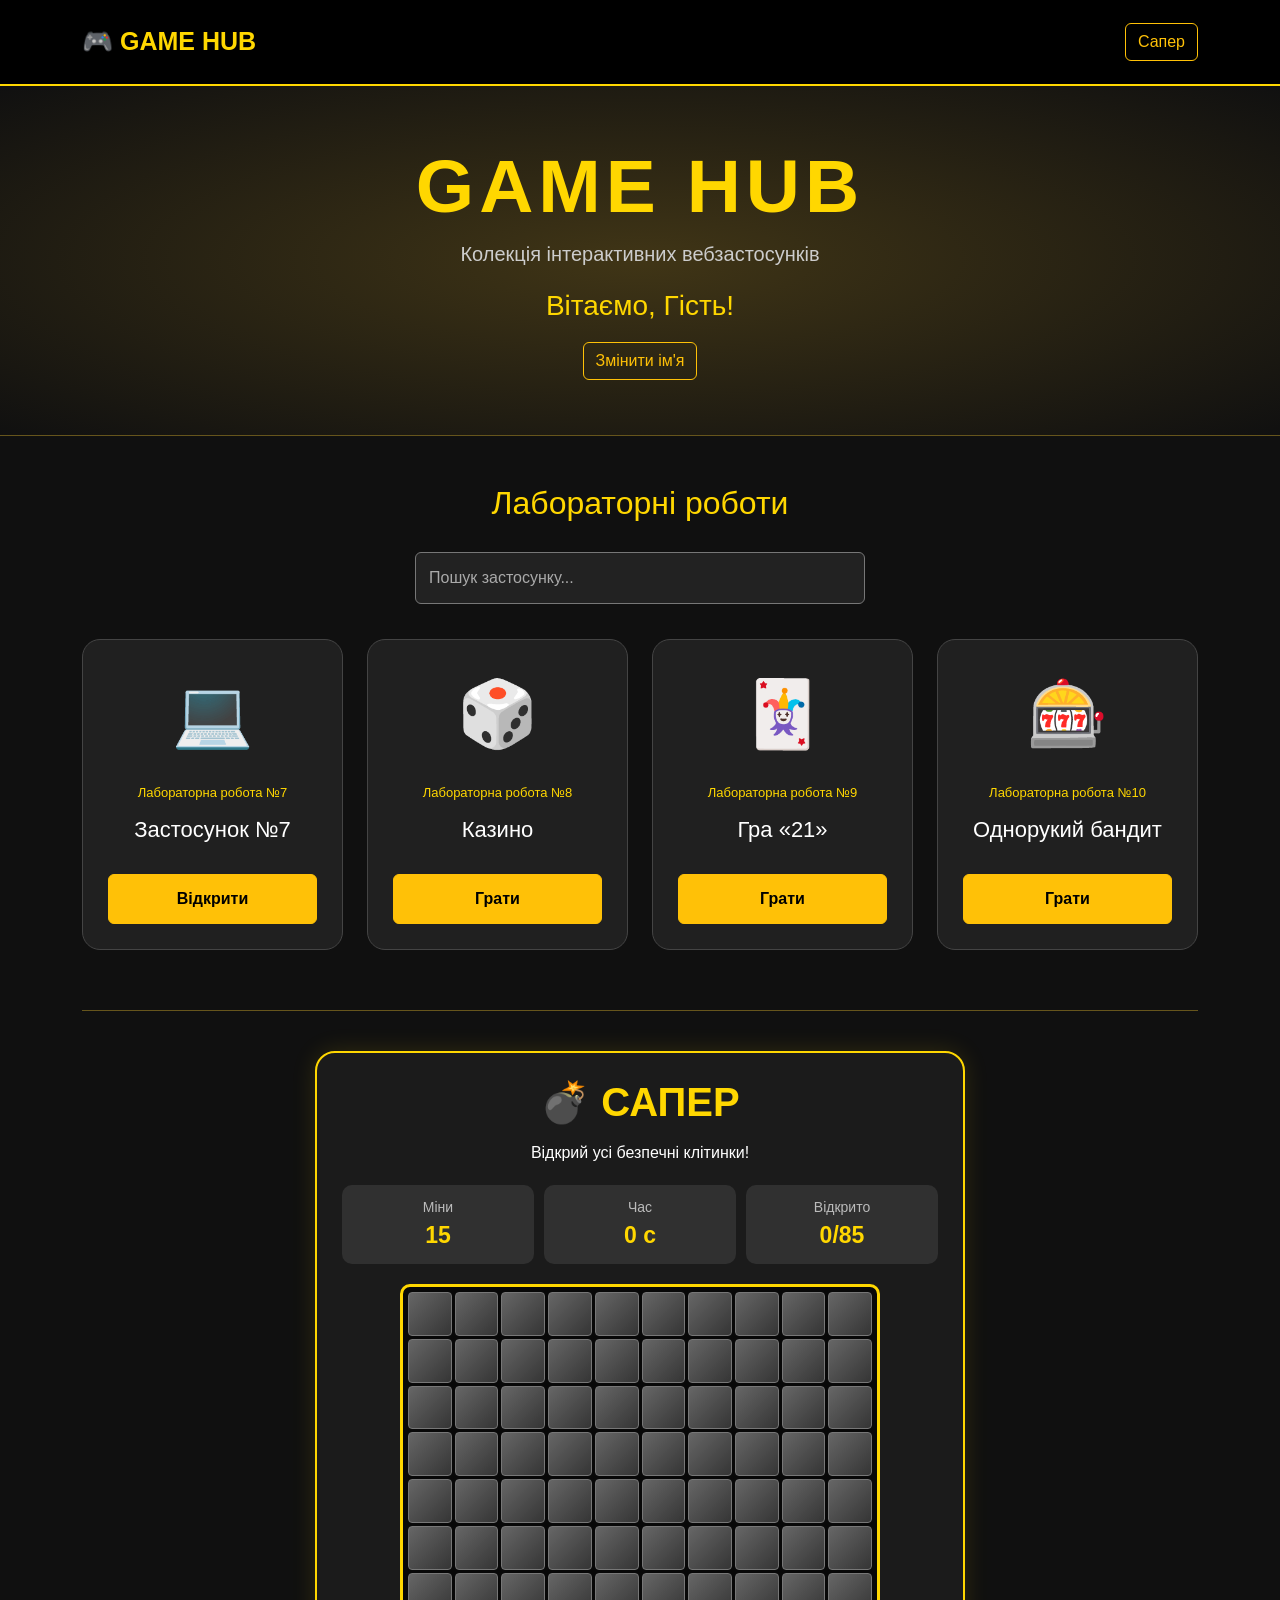
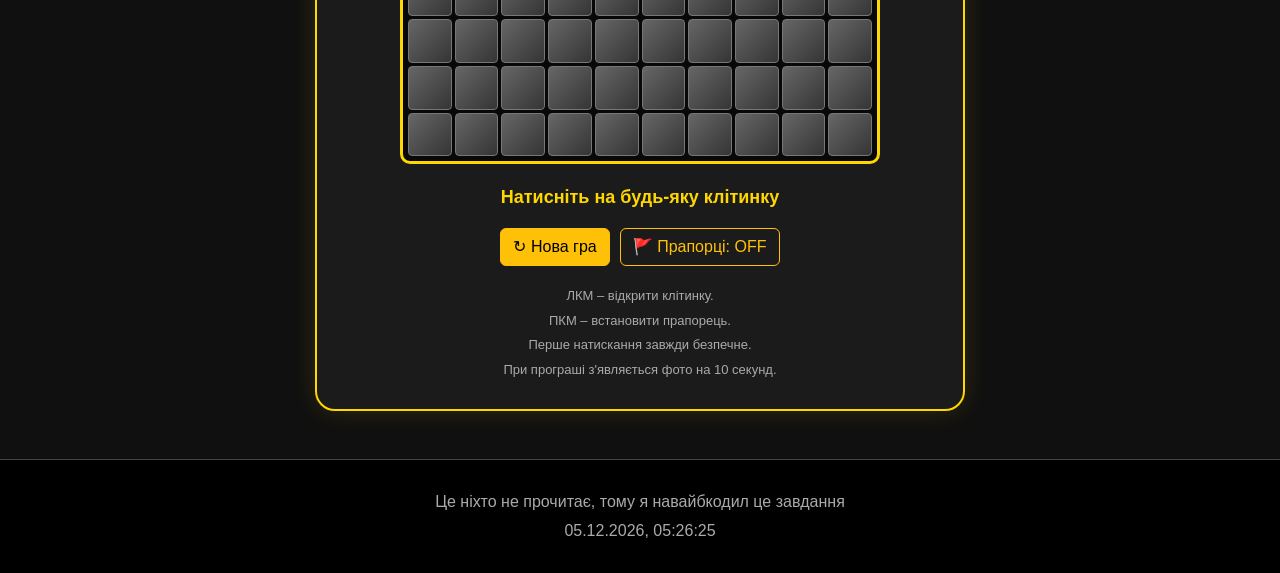
<file: index.html>
<!DOCTYPE html>
<html lang="uk">
<head>
    <meta charset="UTF-8">
    <meta name="viewport" content="width=device-width, initial-scale=1.0">

    <title>🎮 Game Hub</title>

    <link rel="icon"
          href="data:image/svg+xml,%3Csvg xmlns='http://www.w3.org/2000/svg' viewBox='0 0 100 100'%3E%3Ctext y='.9em' font-size='90'%3E🎮%3C/text%3E%3C/svg%3E">

    <link href="https://cdn.jsdelivr.net/npm/bootstrap@5.3.3/dist/css/bootstrap.min.css"
          rel="stylesheet">

    <link rel="stylesheet" href="style.css">

    <script src="https://code.jquery.com/jquery-3.7.1.min.js"></script>
    <script src="script.js" defer></script>
</head>

<body>

    <nav class="navbar navbar-dark bg-black">
        <div class="container">
            <a class="navbar-brand" href="index.html">
                🎮 GAME HUB
            </a>

            <a href="#saperGame" class="btn btn-outline-warning">
                Сапер
            </a>
        </div>
    </nav>

    <header class="hero">

        <h1>GAME HUB</h1>

        <p>Колекція інтерактивних вебзастосунків</p>

        <h3 id="welcome"></h3>

        <button id="changeName" class="btn btn-outline-warning">
            Змінити ім'я
        </button>

    </header>

    <main class="container py-5">

        <h2 class="section-title">Лабораторні роботи</h2>

        <input type="text"
               id="search"
               class="form-control"
               placeholder="Пошук застосунку..."
               maxlength="50"
               aria-label="Пошук застосунку">

        <p id="noResults">Застосунків не знайдено!</p>

        <div class="row g-4 justify-content-center">

            <div class="col-12 col-sm-6 col-lg-3 game-item">

                <div class="game-card">

                    <div class="game-icon">💻</div>

                    <span>Лабораторна робота №7</span>

                    <h3>Застосунок №7</h3>

                    <a href="../lr7%20front/index.html"
                       target="_blank"
                       rel="noopener"
                       class="btn btn-warning">
                        Відкрити
                    </a>

                </div>

            </div>

            <div class="col-12 col-sm-6 col-lg-3 game-item">

                <div class="game-card">

                    <div class="game-icon">🎲</div>

                    <span>Лабораторна робота №8</span>

                    <h3>Казино</h3>

                    <a href="../lr8%20front/index.html"
                       target="_blank"
                       rel="noopener"
                       class="btn btn-warning">
                        Грати
                    </a>

                </div>

            </div>

            <div class="col-12 col-sm-6 col-lg-3 game-item">

                <div class="game-card">

                    <div class="game-icon">🃏</div>

                    <span>Лабораторна робота №9</span>

                    <h3>Гра «21»</h3>

                    <a href="../lr9%20front/index.html"
                       target="_blank"
                       rel="noopener"
                       class="btn btn-warning">
                        Грати
                    </a>

                </div>

            </div>

            <div class="col-12 col-sm-6 col-lg-3 game-item">

                <div class="game-card">

                    <div class="game-icon">🎰</div>

                    <span>Лабораторна робота №10</span>

                    <h3>Однорукий бандит</h3>

                    <a href="../lr10%20front/index.html"
                       target="_blank"
                       rel="noopener"
                       class="btn btn-warning">
                        Грати
                    </a>

                </div>

            </div>

        </div>

        <section id="saperGame">

            <div class="saper-container">

                <h1>💣 САПЕР</h1>

                <p>Відкрий усі безпечні клітинки!</p>

                <div class="statistics">

                    <div class="stat">
                        <span>Міни</span>
                        <strong id="minesCount">15</strong>
                    </div>

                    <div class="stat">
                        <span>Час</span>
                        <strong id="timer">0 с</strong>
                    </div>

                    <div class="stat">
                        <span>Відкрито</span>
                        <strong id="opened">0/85</strong>
                    </div>

                </div>

                <div id="board"></div>

                <p id="message" role="status">
                    Натисніть на будь-яку клітинку
                </p>

                <div class="game-buttons">

                    <button id="restart" class="btn btn-warning">
                        ↻ Нова гра
                    </button>

                    <button id="flagMode" class="btn btn-outline-warning">
                        🚩 Прапорці: OFF
                    </button>

                </div>

                <div class="instructions">

                    <p>ЛКМ – відкрити клітинку.</p>

                    <p>ПКМ – встановити прапорець.</p>

                    <p>Перше натискання завжди безпечне.</p>

                    <p>При програші з'являється фото на 10 секунд.</p>

                </div>

            </div>

        </section>

    </main>

    <div id="screamer"
         role="dialog"
         aria-modal="true"
         aria-label="Гра завершена">

        <img src="screamer.jpg" alt="Фотографія завершення гри">

        <div id="countdown">10</div>



    </div>

    <footer>
        <p>Це ніхто не прочитає, тому я навайбкодил це завдання</p>
        <p id="dateTime"></p>
    </footer>

    <script src="https://cdn.jsdelivr.net/npm/bootstrap@5.3.3/dist/js/bootstrap.bundle.min.js"></script>

</body>
</html>
</file>
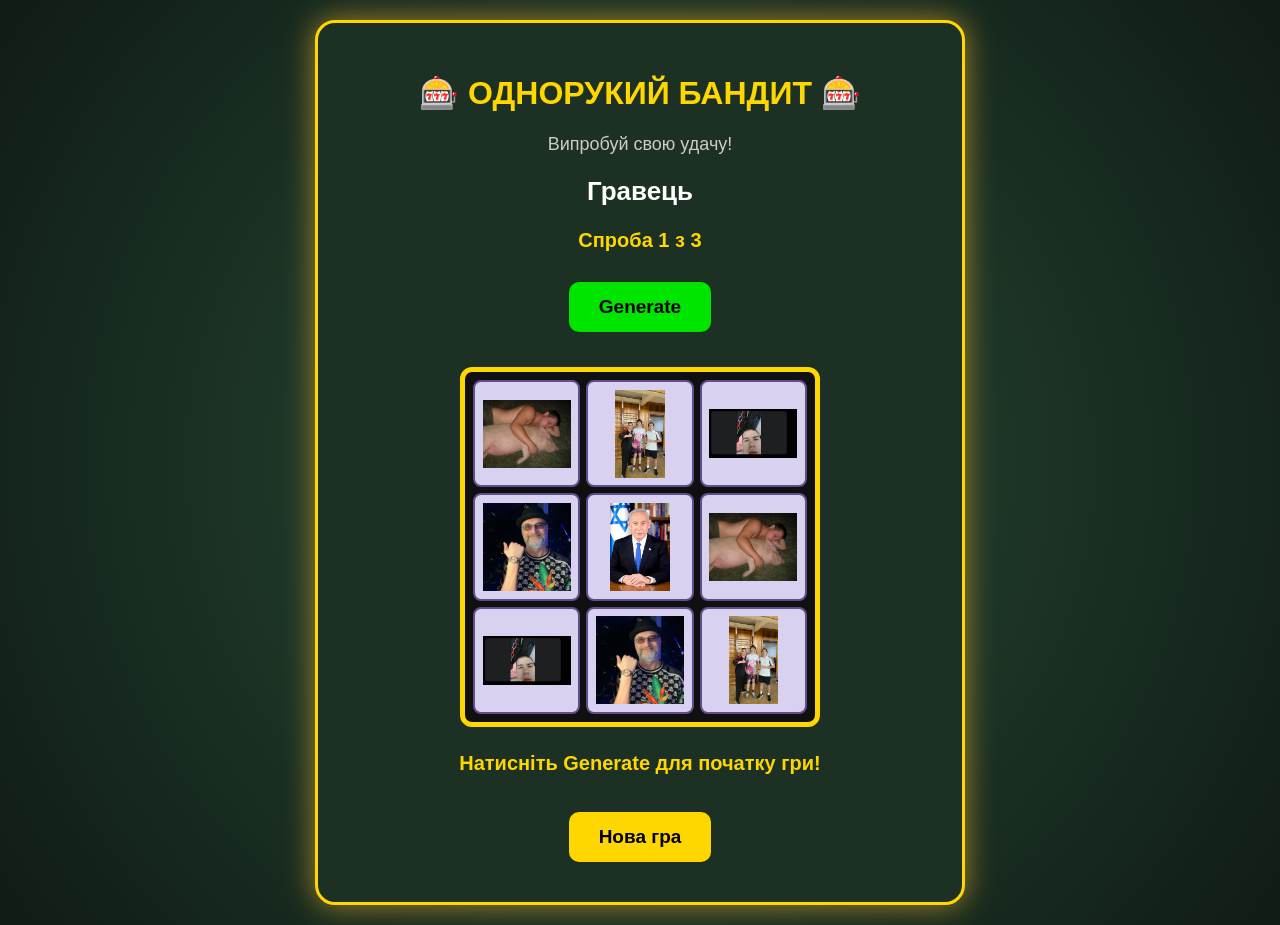
<file: lr10 front/index.html>
<!DOCTYPE html>
<html lang="uk">
<head>
    <meta charset="UTF-8">
    <meta name="viewport" content="width=device-width, initial-scale=1.0">

    <title>Однорукий бандит — Казино</title>

    <link rel="icon" href="data:image/svg+xml,%3Csvg xmlns='http://www.w3.org/2000/svg' viewBox='0 0 100 100'%3E%3Ctext y='.9em' font-size='90'%3E🎰%3C/text%3E%3C/svg%3E">

    <link rel="stylesheet" href="style.css">
    <script src="script.js" defer></script>
</head>

<body>

    <main class="container">

        <h1>🎰 ОДНОРУКИЙ БАНДИТ 🎰</h1>
        <p class="subtitle">Випробуй свою удачу!</p>
        <h2 id="playerName">Гравець</h2>
        <h3 id="attempt">Спроба 1 з 3</h3>
        <button id="generate">Generate</button>

        <div class="slot-machine" id="slotMachine">

            <div class="cell"><img src="apple.jpg" alt="Фрукт"></div>
            <div class="cell"><img src="pear.jpg" alt="Фрукт"></div>
            <div class="cell"><img src="lemon.jpg" alt="Фрукт"></div>

            <div class="cell"><img src="cherry.jpg" alt="Фрукт"></div>
            <div class="cell"><img src="apricot.jpg" alt="Фрукт"></div>
            <div class="cell"><img src="apple.jpg" alt="Фрукт"></div>

            <div class="cell"><img src="lemon.jpg" alt="Фрукт"></div>
            <div class="cell"><img src="cherry.jpg" alt="Фрукт"></div>
            <div class="cell"><img src="pear.jpg" alt="Фрукт"></div>
        </div>
        <h3 id="result">Натисніть Generate для початку гри!</h3>
        <button id="restart">Нова гра</button>

    </main>

</body>
</html>
</file>
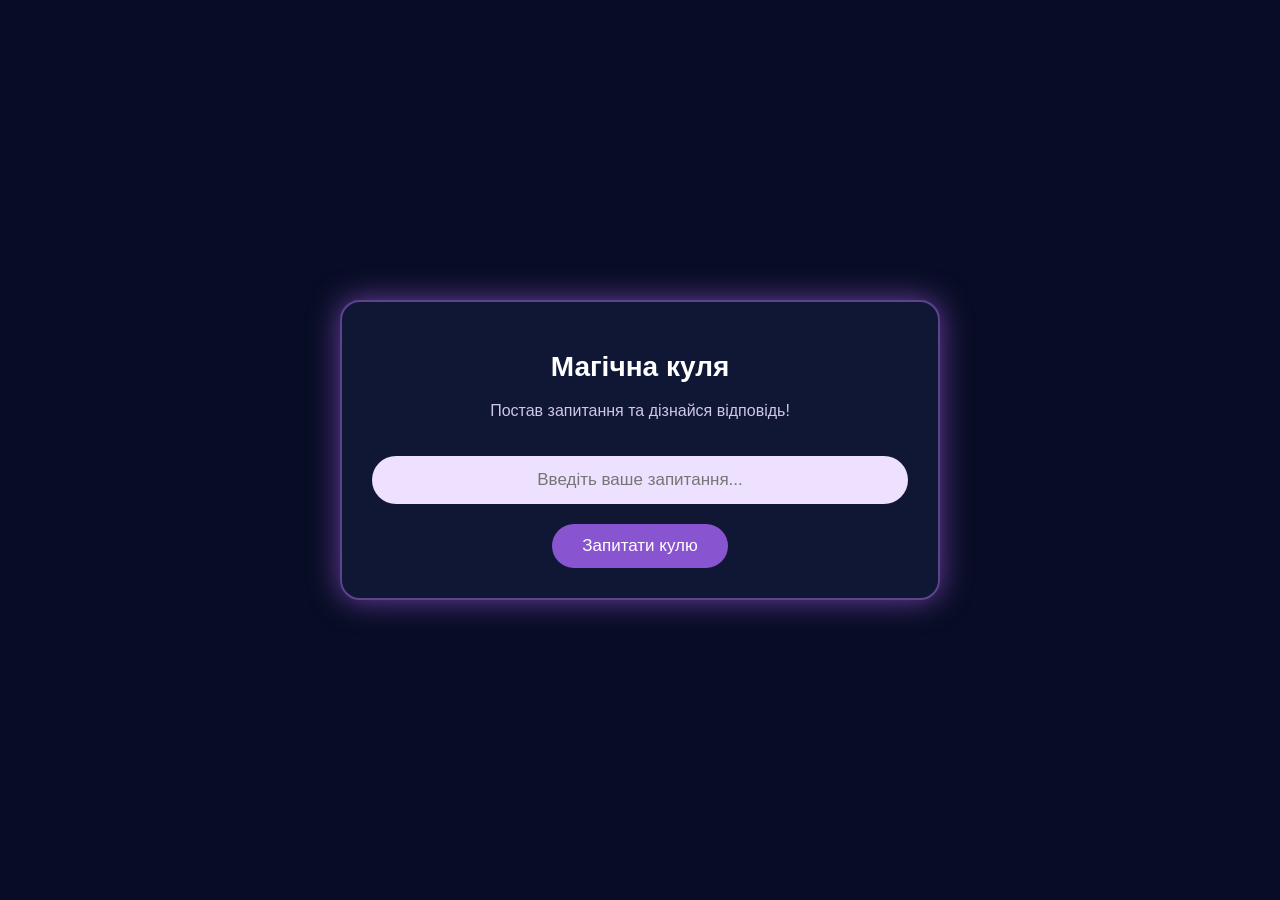
<file: lr7 front/index.html>
<!DOCTYPE html>
<html lang="uk">
<head>
    <meta charset="UTF-8">
    <meta name="viewport" content="width=device-width, initial-scale=1.0">
    <title>Лабораторна робота №7</title>
    <script src="script.js" defer></script>
</head>
<body>
</body>
</html>
</file>
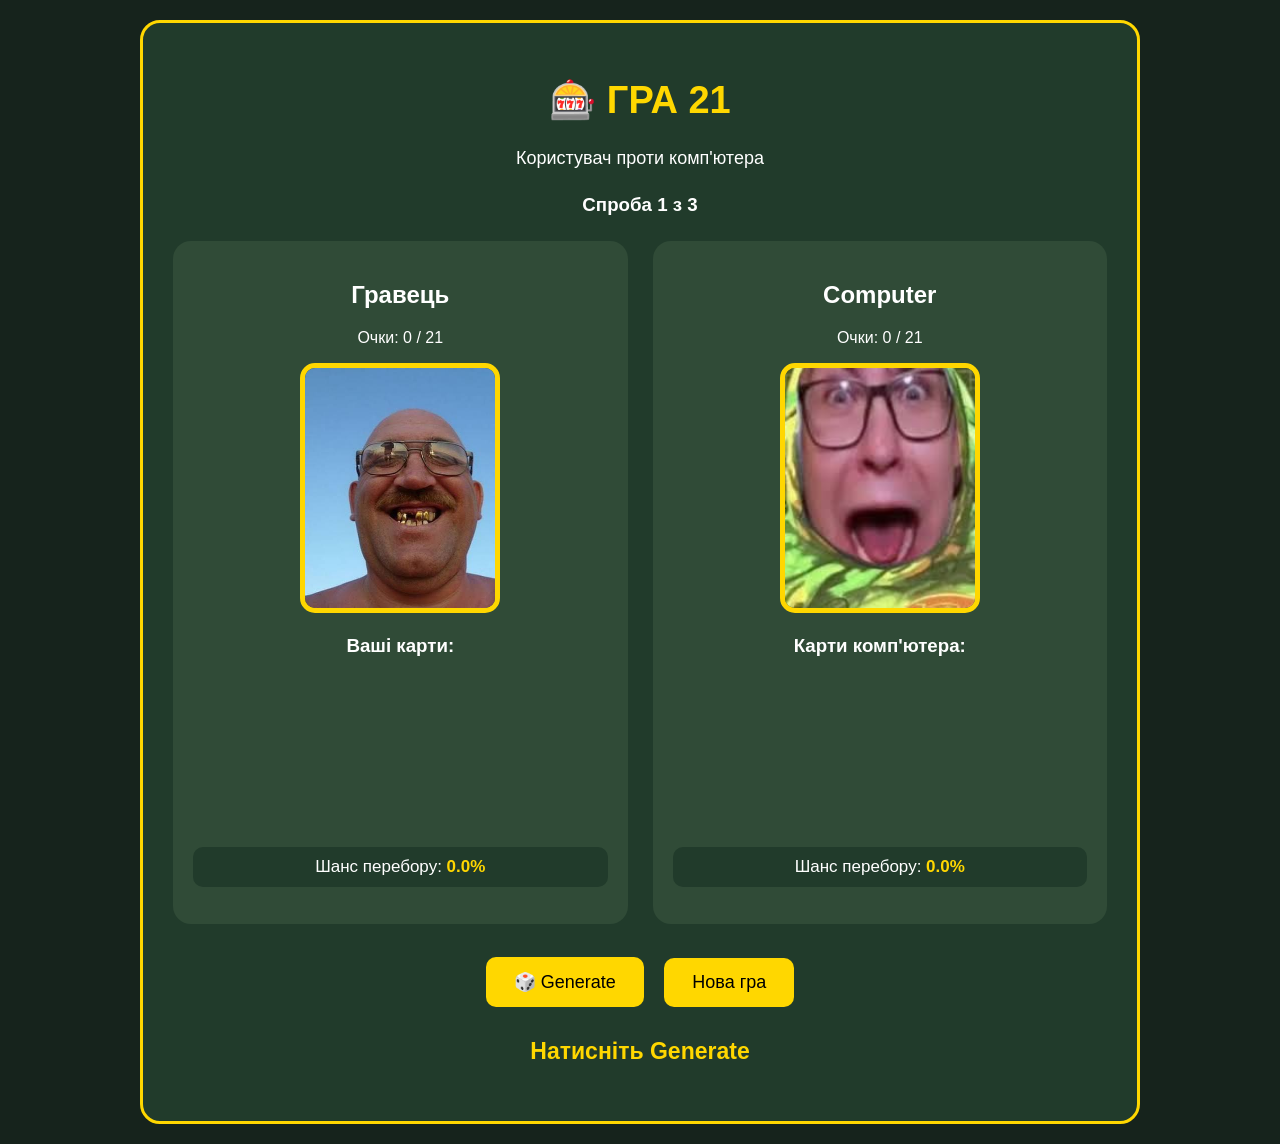
<file: lr9 front/index.html>
<!DOCTYPE html>
<html lang="uk">
<head>
    <meta charset="UTF-8">
    <meta name="viewport" content="width=device-width, initial-scale=1.0">
    <title>Гра 21 — Казино</title>
    <link rel="icon" href="data:image/svg+xml,%3Csvg xmlns='http://www.w3.org/2000/svg' viewBox='0 0 100 100'%3E%3Ctext y='.9em' font-size='90'%3E🎰%3C/text%3E%3C/svg%3E">
    <link rel="stylesheet" href="style.css">
    <script src="script.js" defer></script>
</head>
<body>
    <div class="container">
        <h1>🎰 ГРА 21</h1>
        <p class="subtitle">Користувач проти комп'ютера</p>

        <h3 id="round">Спроба 1 з 3</h3>

        <div class="game">
            <div class="player">
                <h2 id="playerName">Гравець</h2>
                <p>Очки: <span id="userScore">0</span> / 21</p>

                <img class="avatar" src="user.jpg" alt="Фото користувача">

                <h3>Ваші карти:</h3>
                <div class="cards-container" id="userCards"></div>

                <p class="chance">
                    Шанс перебору:
                    <span id="userChance">0%</span>
                </p>
            </div>

            <div class="player">
                <h2>Computer</h2>
                <p>Очки: <span id="computerScore">0</span> / 21</p>

                <img class="avatar" src="computer.jpg" alt="Фото комп'ютера">

                <h3>Карти комп'ютера:</h3>
                <div class="cards-container" id="computerCards"></div>

                <p class="chance">
                    Шанс перебору:
                    <span id="computerChance">0%</span>
                </p>
            </div>
        </div>

        <button id="generate">🎲 Generate</button>
        <button id="restart">Нова гра</button>

        <h3 id="result">Натисніть Generate</h3>
    </div>
</body>
</html>
</file>
<file: style.css>
* {
    margin: 0;
    padding: 0;
    box-sizing: border-box;
}

html {
    scroll-behavior: smooth;
}

body {
    background: #101010;
    color: white;
    font-family: Arial, sans-serif;
    min-height: 100vh;
}

.navbar {
    padding: 18px 0;
    border-bottom: 2px solid #ffd700;
}

.navbar-brand {
    color: #ffd700 !important;
    font-size: 25px;
    font-weight: bold;
}

.hero {
    text-align: center;
    padding: 55px 15px;

    background: radial-gradient(
        ellipse at center,
        #403516,
        #101010
    );

    border-bottom: 1px solid #66551c;
}

.hero h1 {
    font-size: clamp(40px, 8vw, 75px);
    font-weight: bold;
    letter-spacing: 5px;
    color: #ffd700;
}

.hero p {
    font-size: 20px;
    color: #cccccc;
}

#welcome {
    color: #ffd700;
    margin: 20px 0;
}

.section-title {
    text-align: center;
    color: #ffd700;
    margin-bottom: 30px;
}

#search {
    max-width: 450px;
    margin: 0 auto 35px;
    padding: 13px;

    background: #222222;
    color: white;
    border: 1px solid #777777;
}

#search::placeholder {
    color: #aaaaaa;
}

#search:focus {
    border-color: #ffd700;
    box-shadow: 0 0 10px #ffd70044;
}

#noResults {
    display: none;
    color: #ff7777;
    text-align: center;
}

.game-card {
    height: 100%;
    padding: 25px;

    background: #202020;
    border: 1px solid #444444;
    border-radius: 18px;

    text-align: center;

    display: flex;
    flex-direction: column;

    transition: 0.3s;
}

.game-card:hover {
    transform: translateY(-7px);
    border-color: #ffd700;
    box-shadow: 0 0 25px #ffd70033;
}

.game-icon {
    font-size: 65px;
    margin-bottom: 20px;
}

.game-card span {
    color: #ffd700;
    font-size: 13px;
}

.game-card h3 {
    margin: 15px 0;
    font-size: 22px;
    flex-grow: 1;
}

.game-card .btn {
    margin-top: 15px;
    padding: 12px;
    font-weight: bold;
}

#saperGame {
    display: block;
    margin-top: 60px;
    padding-top: 40px;
    border-top: 1px solid #66551c;
}

.saper-container {
    width: 100%;
    max-width: 650px;

    margin: 0 auto;
    padding: 25px;

    background: #1b1b1b;
    border: 2px solid #ffd700;
    border-radius: 20px;

    text-align: center;

    box-shadow: 0 0 25px #ffd70022;
}

.saper-container h1 {
    color: #ffd700;
    font-weight: bold;
    margin-bottom: 15px;
}

.statistics {
    display: grid;
    grid-template-columns: repeat(3, 1fr);
    gap: 10px;

    margin: 20px 0;
}

.stat {
    background: #303030;
    padding: 12px 5px;
    border-radius: 10px;

    display: flex;
    flex-direction: column;
}

.stat span {
    color: #bbbbbb;
    font-size: 14px;
}

.stat strong {
    color: #ffd700;
    font-size: 23px;
}

#board {
    display: grid;
    grid-template-columns: repeat(10, minmax(0, 1fr));
    gap: 3px;

    width: 100%;
    max-width: 480px;

    margin: 20px auto;
    padding: 5px;

    background: #080808;
    border: 3px solid #ffd700;
    border-radius: 10px;
}

.cell {
    width: 100%;
    aspect-ratio: 1 / 1;
    min-width: 0;
    padding: 0;

    background: linear-gradient(
        135deg,
        #666666,
        #353535
    );

    border: 1px solid #777777;
    border-radius: 4px;

    color: white;
    font-size: clamp(12px, 4vw, 23px);
    font-weight: bold;

    display: flex;
    justify-content: center;
    align-items: center;

    overflow: hidden;
    cursor: pointer;
    user-select: none;
    touch-action: manipulation;
}

.cell:hover:not(.revealed) {
    background: #888888;
}

.cell.revealed {
    background: #cccccc;
    border-color: #999999;
    cursor: default;
}

.cell.flagged {
    background: #75611b;
}

.cell.mine {
    background: #e13b3b;
}

.cell.mine img {
    width: 100%;
    height: 100%;
    object-fit: cover;
}

.number-1 { color: blue; }
.number-2 { color: green; }
.number-3 { color: red; }
.number-4 { color: purple; }
.number-5 { color: brown; }
.number-6 { color: teal; }
.number-7 { color: black; }
.number-8 { color: #555555; }

#message {
    color: #ffd700;
    min-height: 28px;
    font-size: 18px;
    font-weight: bold;
}

.game-buttons {
    display: flex;
    justify-content: center;
    flex-wrap: wrap;
    gap: 10px;
}

.instructions {
    color: #aaaaaa;
    font-size: 13px;
    margin-top: 20px;
}

.instructions p {
    margin: 5px;
}

#screamer {
    display: none;
    position: fixed;
    inset: 0;

    width: 100%;
    height: 100%;

    background: black;
    z-index: 99999;

    justify-content: center;
    align-items: center;
}

#screamer img {
    width: 100%;
    height: 100%;
    object-fit: cover;
}

#countdown {
    position: absolute;
    bottom: 30px;
    left: 50%;

    transform: translateX(-50%);

    padding: 10px 25px;

    background: rgba(0, 0, 0, 0.8);
    border-radius: 10px;

    color: white;
    font-size: 35px;
    font-weight: bold;
}

#closeScreamer {
    position: absolute;
    top: 20px;
    right: 20px;

    padding: 12px 18px;

    background: #222222;
    color: white;

    border: 1px solid white;
    border-radius: 8px;

    cursor: pointer;
}

/* Нижня частина сайту */

footer {
    padding: 25px;
    text-align: center;

    background: black;
    border-top: 1px solid #444444;

    color: #aaaaaa;
}

footer p {
    margin: 5px;
}

/* Адаптивність */

@media (max-width: 576px) {

    .hero {
        padding: 35px 10px;
    }

    .hero p {
        font-size: 16px;
    }

    .game-icon {
        font-size: 50px;
    }

    .game-card {
        padding: 20px;
    }

    #saperGame {
        margin-top: 35px;
        padding-top: 25px;
    }

    .saper-container {
        padding: 12px;
    }

    #board {
        gap: 2px;
        padding: 3px;
    }

    .stat strong {
        font-size: 17px;
    }

    .stat span {
        font-size: 12px;
    }

    #message {
        font-size: 15px;
    }

    .navbar-brand {
        font-size: 18px;
    }
}
</file>
<file: lr10 front/style.css>
* {
    box-sizing: border-box;
}

body {
    margin: 0;
    min-height: 100vh;

    font-family: Arial, sans-serif;

    background: radial-gradient(circle, #284b36, #101c15);
    color: white;

    display: flex;
    justify-content: center;
    align-items: center;

    padding: 20px;
}

.container {
    width: 100%;
    max-width: 650px;

    padding: 30px;

    background: #1c3023;
    border: 3px solid gold;
    border-radius: 20px;

    text-align: center;

    box-shadow: 0 0 30px #a88628;
}

h1 {
    color: gold;
    font-size: 32px;
}

.subtitle {
    color: #cccccc;
    font-size: 18px;
}

#playerName {
    font-size: 26px;
    overflow-wrap: anywhere;
}

#attempt {
    font-size: 20px;
    color: gold;
}

.slot-machine {
    display: grid;

    grid-template-columns: repeat(3, 1fr);

    gap: 6px;

    width: 100%;
    max-width: 360px;

    margin: 25px auto;

    padding: 8px;

    background: #101010;
    border: 5px solid gold;
    border-radius: 12px;
}

.cell {
    aspect-ratio: 1 / 1;

    background: #d9d1f0;

    border: 2px solid #634c8a;
    border-radius: 8px;

    display: flex;
    justify-content: center;
    align-items: center;

    overflow: hidden;
}

.cell img {
    width: 85%;
    height: 85%;

    object-fit: contain;
}

.cell.winner {
    background: #fff1a1;
    border: 3px solid #00d24a;
    box-shadow: 0 0 15px gold;
}

button {
    padding: 14px 30px;
    margin: 10px;

    background: #00e500;
    color: black;

    border: none;
    border-radius: 10px;

    font-size: 19px;
    font-weight: bold;

    cursor: pointer;

    transition: 0.3s;
}

button:hover {
    background: #75ff75;
    transform: scale(1.05);
}

button:disabled {
    opacity: 0.5;
    cursor: not-allowed;
    transform: none;
}

#restart {
    background: gold;
}

#restart:hover {
    background: orange;
}

#result {
    color: gold;
    min-height: 30px;
    font-size: 20px;
}

.spinning img {
    animation: spin 0.15s linear infinite;
}

@keyframes spin {
    0% {
        transform: translateY(-15px);
        opacity: 0.5;
    }

    100% {
        transform: translateY(15px);
        opacity: 1;
    }
}

@media (max-width: 480px) {

    .container {
        padding: 15px;
    }

    h1 {
        font-size: 24px;
    }

    .slot-machine {
        max-width: 290px;
    }

    button {
        padding: 12px 20px;
        font-size: 16px;
    }

    #result {
        font-size: 17px;
    }
}
</file>
<file: lr9 front/style.css>
* {
    box-sizing: border-box;
}

body {
    margin: 0;
    min-height: 100vh;
    font-family: Arial, sans-serif;
    background: #16231c;
    color: white;
    display: flex;
    justify-content: center;
    align-items: center;
    padding: 20px;
}

.container {
    width: 100%;
    max-width: 1000px;
    padding: 30px;
    background: #213b2b;
    border: 3px solid gold;
    border-radius: 20px;
    text-align: center;
}

h1 {
    color: gold;
    font-size: 38px;
}

.subtitle {
    font-size: 18px;
}

#round {
    margin: 25px 0;
}

.game {
    display: flex;
    justify-content: space-around;
    gap: 25px;
    margin: 25px 0;
}

.player {
    flex: 1;
    min-width: 0;
    padding: 20px;
    background: #304b37;
    border-radius: 18px;
}

.player h2 {
    overflow-wrap: anywhere;
}

.avatar {
    width: 200px;
    height: 250px;
    max-width: 100%;
    object-fit: cover;
    border: 5px solid gold;
    border-radius: 15px;
}

/* Контейнер для всіх отриманих карт */
.cards-container {
    display: flex;
    justify-content: center;
    align-items: flex-start;
    flex-wrap: wrap;
    gap: 10px;
    min-height: 150px;
    margin: 20px 0;
}

/* Окрема карта */
.playing-card {
    width: 100px;
    text-align: center;
    animation: appear 0.4s ease;
}

.playing-card img {
    width: 100%;
    height: 140px;
    object-fit: cover;
    border: 3px solid gold;
    border-radius: 10px;
    background: white;
}

.card-value {
    margin-top: 5px;
    font-size: 16px;
    color: gold;
}

@keyframes appear {
    from {
        opacity: 0;
        transform: translateY(-20px);
    }

    to {
        opacity: 1;
        transform: translateY(0);
    }
}

.chance {
    padding: 10px;
    background: #213b2b;
    border-radius: 10px;
    font-size: 17px;
}

.chance span {
    color: gold;
    font-weight: bold;
}

button {
    padding: 14px 28px;
    margin: 8px;
    border: none;
    border-radius: 10px;
    background: gold;
    color: black;
    font-size: 18px;
    cursor: pointer;
}

button:hover {
    background: orange;
}

button:disabled {
    opacity: 0.5;
    cursor: not-allowed;
}

#result {
    color: gold;
    font-size: 23px;
    min-height: 30px;
}

@media (max-width: 600px) {
    .container {
        padding: 15px;
    }

    .game {
        gap: 10px;
    }

    .player {
        padding: 10px;
    }

    .avatar {
        width: 130px;
        height: 170px;
    }

    .player h2 {
        font-size: 19px;
    }

    .playing-card {
        width: 70px;
    }

    .playing-card img {
        height: 100px;
    }

    .card-value {
        font-size: 13px;
    }

    .chance {
        font-size: 13px;
    }

    h1 {
        font-size: 27px;
    }

    button {
        font-size: 15px;
    }
}
</file>
